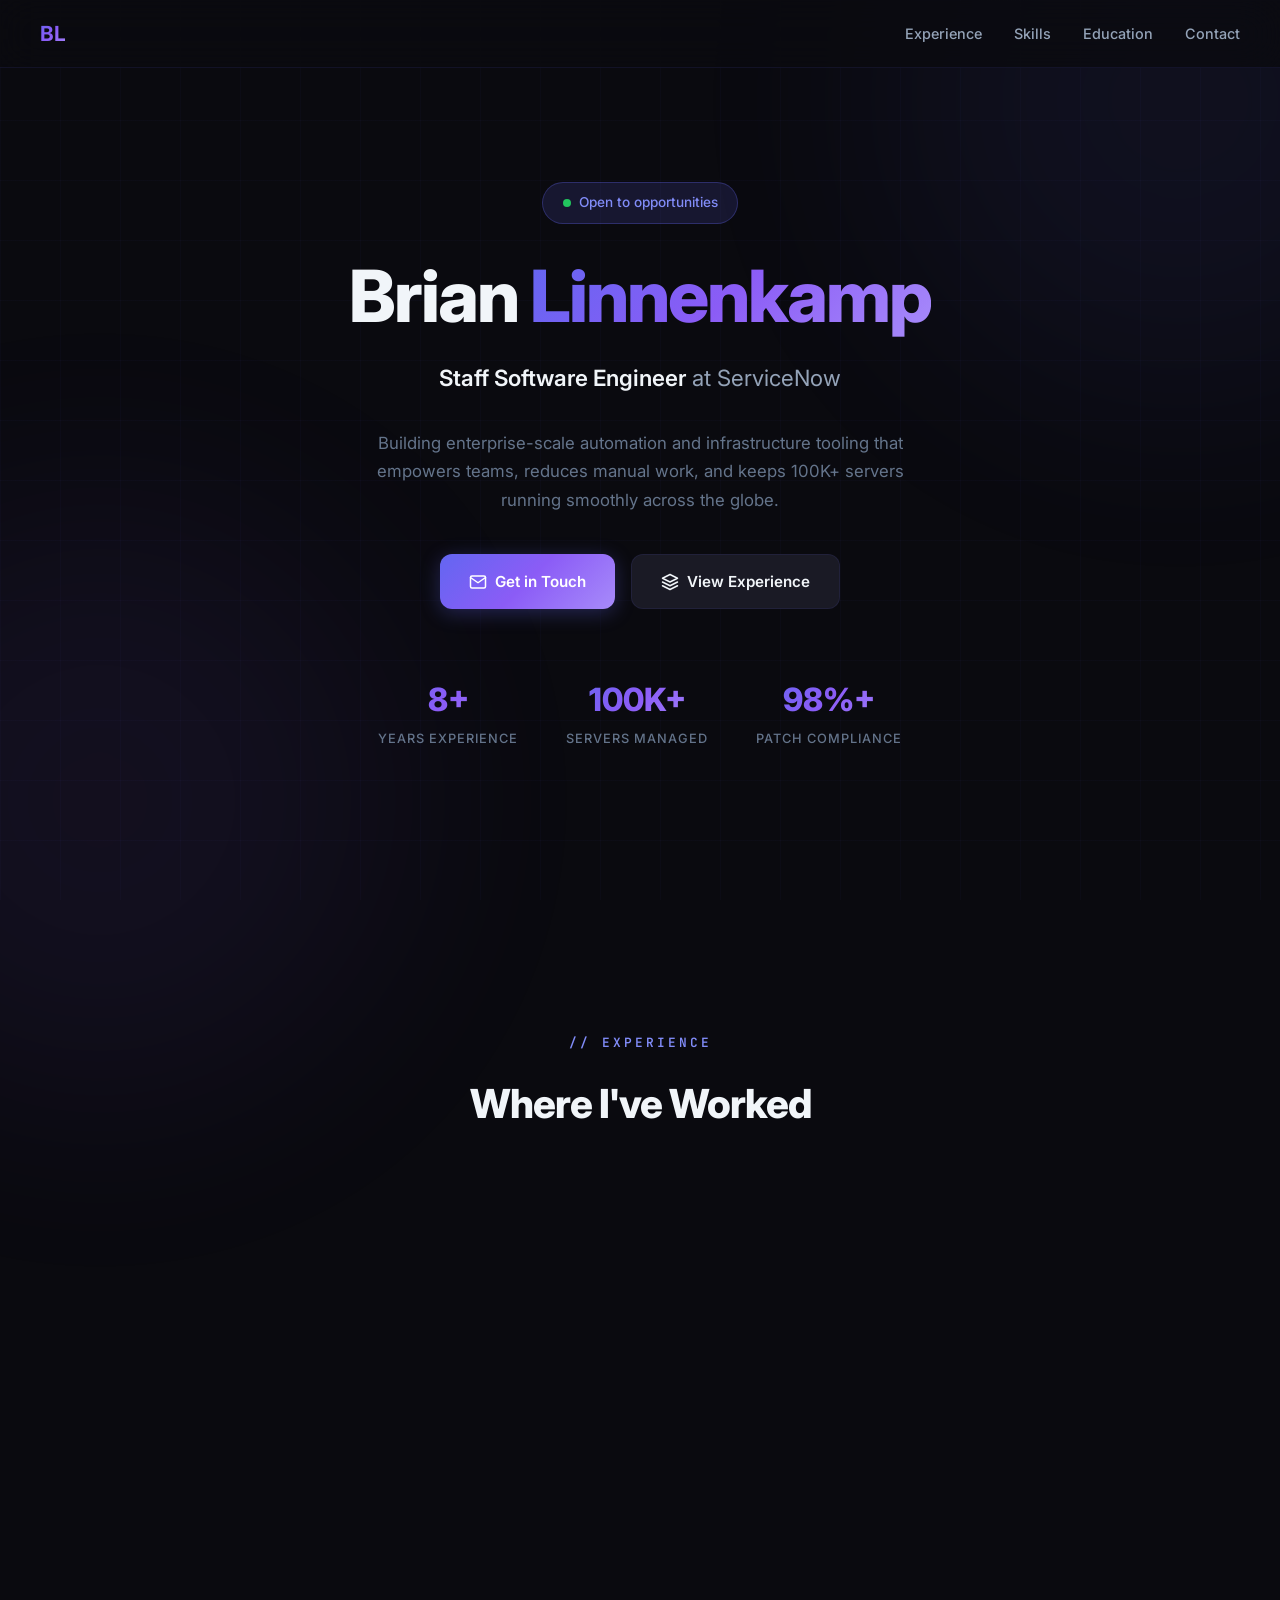
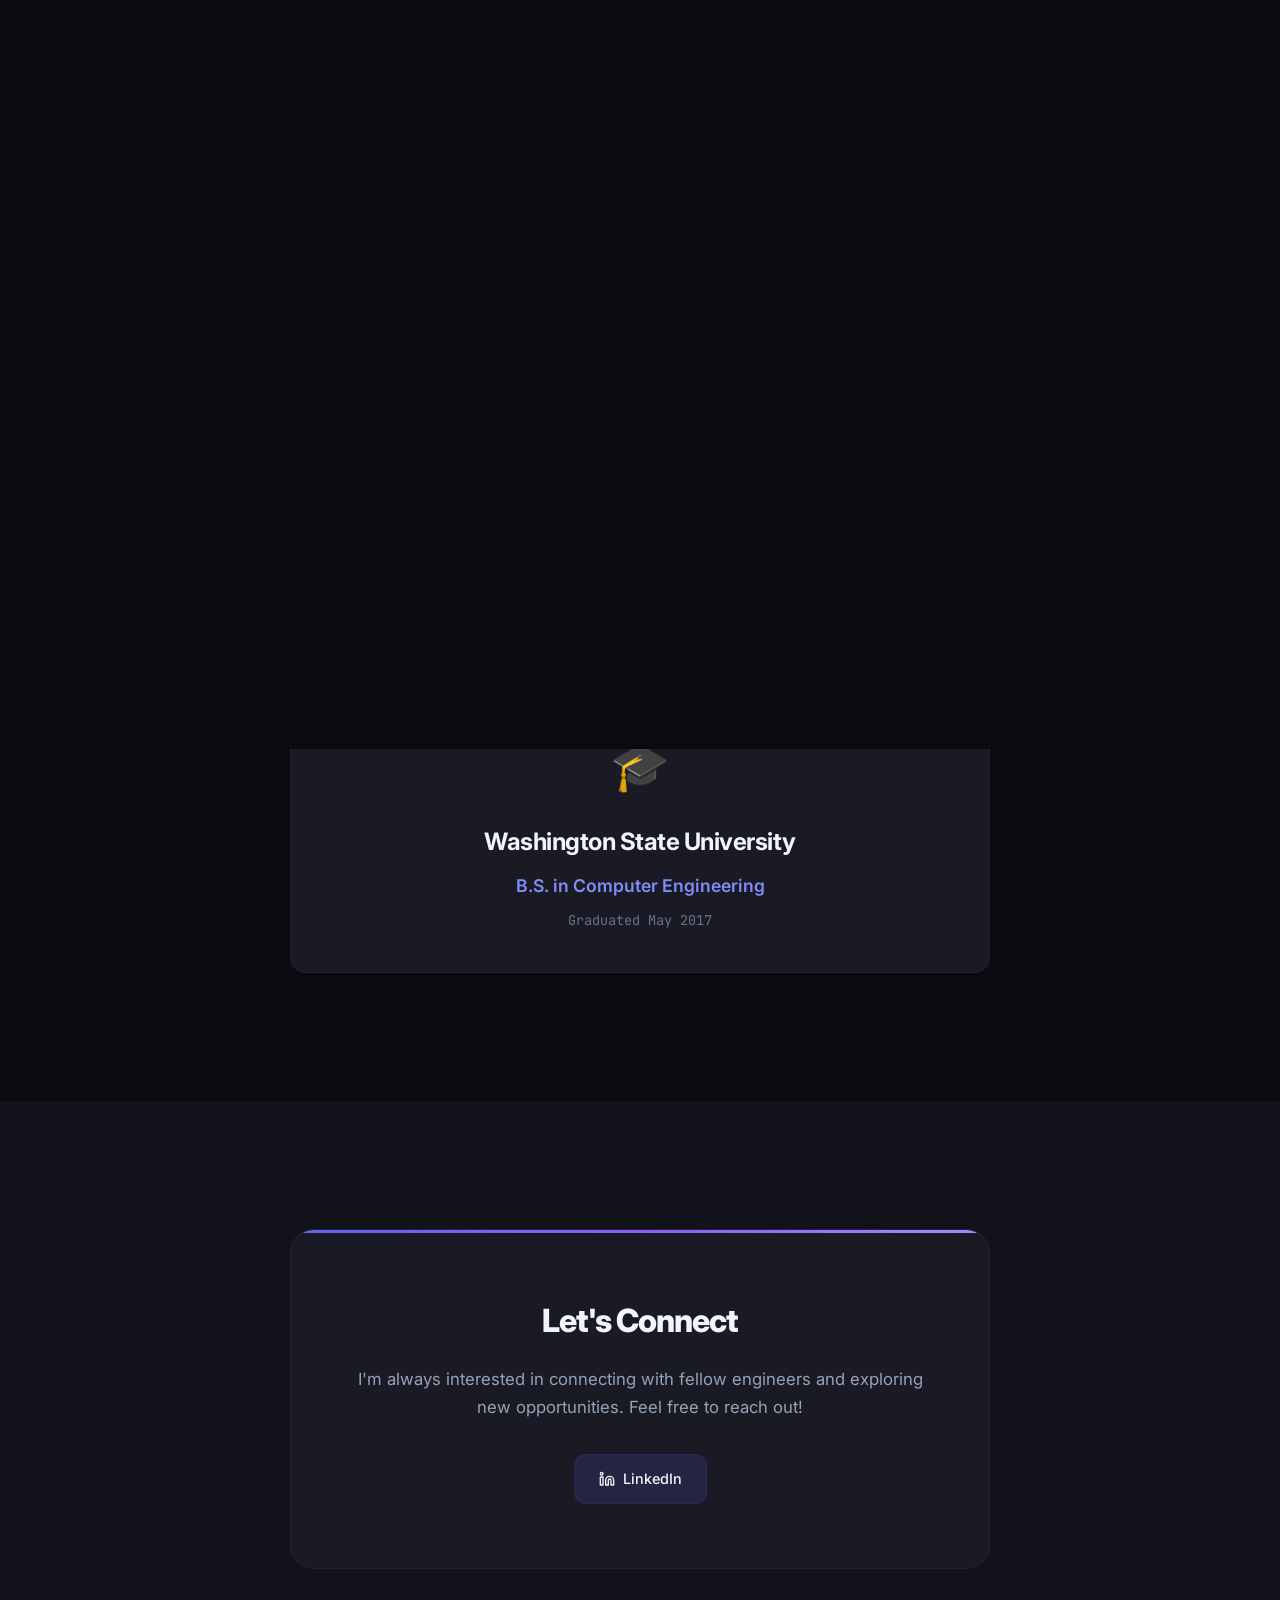
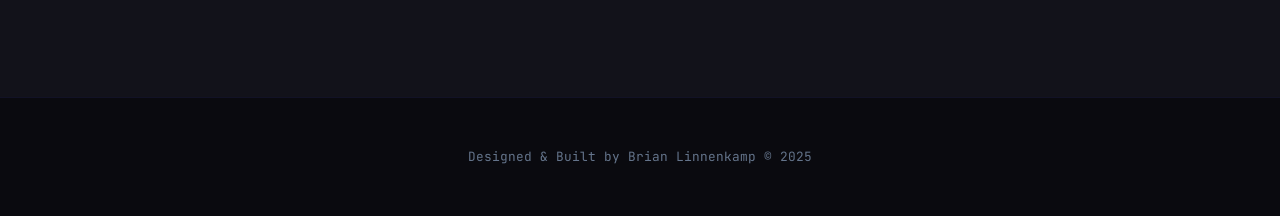
<file: index.html>
<!DOCTYPE html>
<html lang="en">
<head>
    <meta charset="UTF-8">
    <meta name="viewport" content="width=device-width, initial-scale=1.0">
    <title>Brian Linnenkamp | Staff Software Engineer</title>
    <link rel="preconnect" href="https://fonts.googleapis.com">
    <link rel="preconnect" href="https://fonts.gstatic.com" crossorigin>
    <link href="https://fonts.googleapis.com/css2?family=Inter:wght@300;400;500;600;700;800&family=JetBrains+Mono:wght@400;500&display=swap" rel="stylesheet">
    <style>
        /* ===== CSS RESET & BASE ===== */
        *, *::before, *::after {
            margin: 0;
            padding: 0;
            box-sizing: border-box;
        }

        :root {
            --bg-primary: #0a0a0f;
            --bg-secondary: #12121a;
            --bg-card: #1a1a25;
            --bg-card-hover: #22222f;
            --accent-primary: #6366f1;
            --accent-secondary: #818cf8;
            --accent-glow: rgba(99, 102, 241, 0.15);
            --accent-glow-strong: rgba(99, 102, 241, 0.3);
            --text-primary: #f1f5f9;
            --text-secondary: #94a3b8;
            --text-muted: #64748b;
            --border-color: rgba(99, 102, 241, 0.1);
            --border-hover: rgba(99, 102, 241, 0.3);
            --gradient-1: linear-gradient(135deg, #6366f1, #8b5cf6, #a78bfa);
            --gradient-2: linear-gradient(135deg, #6366f1 0%, #818cf8 50%, #a5b4fc 100%);
            --shadow-card: 0 4px 24px rgba(0, 0, 0, 0.3);
            --shadow-glow: 0 0 40px rgba(99, 102, 241, 0.15);
        }

        html {
            scroll-behavior: smooth;
            font-size: 16px;
        }

        body {
            font-family: 'Inter', -apple-system, BlinkMacSystemFont, sans-serif;
            background-color: var(--bg-primary);
            color: var(--text-primary);
            line-height: 1.7;
            overflow-x: hidden;
        }

        /* ===== BACKGROUND EFFECTS ===== */
        .bg-grid {
            position: fixed;
            top: 0;
            left: 0;
            width: 100%;
            height: 100%;
            background-image:
                linear-gradient(rgba(99, 102, 241, 0.03) 1px, transparent 1px),
                linear-gradient(90deg, rgba(99, 102, 241, 0.03) 1px, transparent 1px);
            background-size: 60px 60px;
            pointer-events: none;
            z-index: 0;
        }

        .bg-glow {
            position: fixed;
            width: 600px;
            height: 600px;
            border-radius: 50%;
            filter: blur(120px);
            opacity: 0.07;
            pointer-events: none;
            z-index: 0;
        }

        .bg-glow-1 {
            top: -200px;
            right: -200px;
            background: #6366f1;
        }

        .bg-glow-2 {
            bottom: -200px;
            left: -200px;
            background: #8b5cf6;
        }

        /* ===== NAVIGATION ===== */
        nav {
            position: fixed;
            top: 0;
            width: 100%;
            z-index: 1000;
            padding: 1rem 2rem;
            transition: all 0.3s ease;
            backdrop-filter: blur(20px);
            background: rgba(10, 10, 15, 0.8);
            border-bottom: 1px solid var(--border-color);
        }

        nav.scrolled {
            padding: 0.7rem 2rem;
            background: rgba(10, 10, 15, 0.95);
        }

        .nav-container {
            max-width: 1200px;
            margin: 0 auto;
            display: flex;
            justify-content: space-between;
            align-items: center;
        }

        .nav-logo {
            font-size: 1.3rem;
            font-weight: 700;
            background: var(--gradient-1);
            -webkit-background-clip: text;
            -webkit-text-fill-color: transparent;
            background-clip: text;
            letter-spacing: -0.5px;
        }

        .nav-links {
            display: flex;
            gap: 2rem;
            list-style: none;
        }

        .nav-links a {
            color: var(--text-secondary);
            text-decoration: none;
            font-size: 0.9rem;
            font-weight: 500;
            transition: color 0.3s ease;
            position: relative;
        }

        .nav-links a::after {
            content: '';
            position: absolute;
            bottom: -4px;
            left: 0;
            width: 0;
            height: 2px;
            background: var(--gradient-1);
            transition: width 0.3s ease;
            border-radius: 1px;
        }

        .nav-links a:hover {
            color: var(--text-primary);
        }

        .nav-links a:hover::after {
            width: 100%;
        }

        .mobile-toggle {
            display: none;
            flex-direction: column;
            gap: 5px;
            cursor: pointer;
            background: none;
            border: none;
            padding: 5px;
        }

        .mobile-toggle span {
            width: 25px;
            height: 2px;
            background: var(--text-primary);
            transition: all 0.3s ease;
            border-radius: 2px;
        }

        /* ===== SECTIONS ===== */
        section {
            position: relative;
            z-index: 1;
        }

        .container {
            max-width: 1100px;
            margin: 0 auto;
            padding: 0 2rem;
        }

        .section-header {
            text-align: center;
            margin-bottom: 4rem;
        }

        .section-label {
            display: inline-block;
            font-size: 0.8rem;
            font-weight: 600;
            text-transform: uppercase;
            letter-spacing: 3px;
            color: var(--accent-secondary);
            margin-bottom: 1rem;
            font-family: 'JetBrains Mono', monospace;
        }

        .section-title {
            font-size: 2.5rem;
            font-weight: 800;
            letter-spacing: -1px;
            margin-bottom: 1rem;
        }

        .section-subtitle {
            color: var(--text-secondary);
            font-size: 1.1rem;
            max-width: 600px;
            margin: 0 auto;
        }

        /* ===== HERO SECTION ===== */
        .hero {
            min-height: 100vh;
            display: flex;
            align-items: center;
            justify-content: center;
            text-align: center;
            padding: 6rem 2rem 4rem;
            position: relative;
        }

        .hero-content {
            max-width: 800px;
        }

        .hero-badge {
            display: inline-flex;
            align-items: center;
            gap: 0.5rem;
            padding: 0.5rem 1.2rem;
            background: var(--accent-glow);
            border: 1px solid var(--border-hover);
            border-radius: 50px;
            font-size: 0.85rem;
            font-weight: 500;
            color: var(--accent-secondary);
            margin-bottom: 2rem;
            animation: fadeInUp 0.6s ease;
        }

        .hero-badge .dot {
            width: 8px;
            height: 8px;
            background: #22c55e;
            border-radius: 50%;
            animation: pulse 2s infinite;
        }

        @keyframes pulse {
            0%, 100% { opacity: 1; transform: scale(1); }
            50% { opacity: 0.5; transform: scale(1.2); }
        }

        .hero-name {
            font-size: clamp(2.5rem, 6vw, 4.5rem);
            font-weight: 800;
            letter-spacing: -2px;
            line-height: 1.1;
            margin-bottom: 1.5rem;
            animation: fadeInUp 0.6s ease 0.1s both;
        }

        .hero-name .gradient-text {
            background: var(--gradient-1);
            -webkit-background-clip: text;
            -webkit-text-fill-color: transparent;
            background-clip: text;
        }

        .hero-title {
            font-size: clamp(1.1rem, 2.5vw, 1.4rem);
            color: var(--text-secondary);
            font-weight: 400;
            margin-bottom: 2rem;
            animation: fadeInUp 0.6s ease 0.2s both;
        }

        .hero-title strong {
            color: var(--text-primary);
            font-weight: 600;
        }

        .hero-description {
            font-size: 1.05rem;
            color: var(--text-muted);
            max-width: 580px;
            margin: 0 auto 2.5rem;
            animation: fadeInUp 0.6s ease 0.3s both;
        }

        .hero-buttons {
            display: flex;
            gap: 1rem;
            justify-content: center;
            flex-wrap: wrap;
            animation: fadeInUp 0.6s ease 0.4s both;
        }

        .btn {
            display: inline-flex;
            align-items: center;
            gap: 0.5rem;
            padding: 0.85rem 1.8rem;
            border-radius: 12px;
            font-size: 0.95rem;
            font-weight: 600;
            text-decoration: none;
            transition: all 0.3s ease;
            cursor: pointer;
            border: none;
        }

        .btn-primary {
            background: var(--gradient-1);
            color: white;
            box-shadow: 0 4px 20px rgba(99, 102, 241, 0.3);
        }

        .btn-primary:hover {
            transform: translateY(-2px);
            box-shadow: 0 8px 30px rgba(99, 102, 241, 0.4);
        }

        .btn-secondary {
            background: var(--bg-card);
            color: var(--text-primary);
            border: 1px solid var(--border-color);
        }

        .btn-secondary:hover {
            background: var(--bg-card-hover);
            border-color: var(--border-hover);
            transform: translateY(-2px);
        }

        .hero-stats {
            display: flex;
            justify-content: center;
            gap: 3rem;
            margin-top: 4rem;
            animation: fadeInUp 0.6s ease 0.5s both;
        }

        .stat {
            text-align: center;
        }

        .stat-number {
            font-size: 2rem;
            font-weight: 800;
            background: var(--gradient-1);
            -webkit-background-clip: text;
            -webkit-text-fill-color: transparent;
            background-clip: text;
        }

        .stat-label {
            font-size: 0.8rem;
            color: var(--text-muted);
            text-transform: uppercase;
            letter-spacing: 1px;
            font-weight: 500;
        }

        @keyframes fadeInUp {
            from {
                opacity: 0;
                transform: translateY(30px);
            }
            to {
                opacity: 1;
                transform: translateY(0);
            }
        }

        /* ===== EXPERIENCE SECTION ===== */
        .experience {
            padding: 8rem 0;
        }

        .timeline {
            position: relative;
            padding-left: 3rem;
        }

        .timeline::before {
            content: '';
            position: absolute;
            left: 0;
            top: 0;
            bottom: 0;
            width: 2px;
            background: linear-gradient(to bottom, var(--accent-primary), transparent);
        }

        .timeline-item {
            position: relative;
            margin-bottom: 3rem;
            opacity: 0;
            transform: translateX(-20px);
            transition: all 0.6s ease;
        }

        .timeline-item.visible {
            opacity: 1;
            transform: translateX(0);
        }

        .timeline-item::before {
            content: '';
            position: absolute;
            left: -3rem;
            top: 0.5rem;
            width: 12px;
            height: 12px;
            border-radius: 50%;
            background: var(--accent-primary);
            transform: translateX(-5px);
            box-shadow: 0 0 20px rgba(99, 102, 241, 0.4);
        }

        .timeline-item::after {
            content: '';
            position: absolute;
            left: -3.45rem;
            top: 0.5rem;
            width: 20px;
            height: 20px;
            border-radius: 50%;
            border: 2px solid var(--border-hover);
            transform: translateX(-5px);
        }

        .timeline-card {
            background: var(--bg-card);
            border: 1px solid var(--border-color);
            border-radius: 16px;
            padding: 2rem;
            transition: all 0.3s ease;
        }

        .timeline-card:hover {
            background: var(--bg-card-hover);
            border-color: var(--border-hover);
            box-shadow: var(--shadow-glow);
            transform: translateY(-2px);
        }

        .timeline-header {
            display: flex;
            justify-content: space-between;
            align-items: flex-start;
            margin-bottom: 1rem;
            flex-wrap: wrap;
            gap: 0.5rem;
        }

        .timeline-company {
            font-size: 1.4rem;
            font-weight: 700;
            letter-spacing: -0.5px;
        }

        .timeline-period {
            font-family: 'JetBrains Mono', monospace;
            font-size: 0.8rem;
            color: var(--accent-secondary);
            background: var(--accent-glow);
            padding: 0.3rem 0.8rem;
            border-radius: 6px;
            white-space: nowrap;
        }

        .timeline-role {
            font-size: 1.05rem;
            font-weight: 600;
            color: var(--accent-secondary);
            margin-bottom: 1rem;
        }

        .timeline-highlights {
            list-style: none;
        }

        .timeline-highlights li {
            position: relative;
            padding-left: 1.5rem;
            margin-bottom: 0.6rem;
            color: var(--text-secondary);
            font-size: 0.95rem;
            line-height: 1.6;
        }

        .timeline-highlights li::before {
            content: '▹';
            position: absolute;
            left: 0;
            color: var(--accent-primary);
            font-weight: bold;
        }

        /* ===== SKILLS SECTION ===== */
        .skills {
            padding: 8rem 0;
            background: var(--bg-secondary);
        }

        .skills-grid {
            display: grid;
            grid-template-columns: repeat(auto-fit, minmax(300px, 1fr));
            gap: 2rem;
        }

        .skill-category {
            background: var(--bg-card);
            border: 1px solid var(--border-color);
            border-radius: 16px;
            padding: 2rem;
            transition: all 0.3s ease;
            opacity: 0;
            transform: translateY(20px);
        }

        .skill-category.visible {
            opacity: 1;
            transform: translateY(0);
        }

        .skill-category:hover {
            border-color: var(--border-hover);
            box-shadow: var(--shadow-glow);
            transform: translateY(-4px);
        }

        .skill-category-icon {
            width: 48px;
            height: 48px;
            border-radius: 12px;
            background: var(--accent-glow);
            display: flex;
            align-items: center;
            justify-content: center;
            font-size: 1.4rem;
            margin-bottom: 1.2rem;
        }

        .skill-category-title {
            font-size: 1.1rem;
            font-weight: 700;
            margin-bottom: 1rem;
            letter-spacing: -0.3px;
        }

        .skill-tags {
            display: flex;
            flex-wrap: wrap;
            gap: 0.5rem;
        }

        .skill-tag {
            font-family: 'JetBrains Mono', monospace;
            font-size: 0.8rem;
            padding: 0.4rem 0.8rem;
            background: var(--accent-glow);
            border: 1px solid var(--border-color);
            border-radius: 8px;
            color: var(--text-secondary);
            transition: all 0.3s ease;
        }

        .skill-tag:hover {
            background: var(--accent-glow-strong);
            border-color: var(--border-hover);
            color: var(--text-primary);
        }

        /* ===== EDUCATION SECTION ===== */
        .education {
            padding: 8rem 0;
        }

        .education-card {
            max-width: 700px;
            margin: 0 auto;
            background: var(--bg-card);
            border: 1px solid var(--border-color);
            border-radius: 16px;
            padding: 2.5rem;
            text-align: center;
            transition: all 0.3s ease;
        }

        .education-card:hover {
            border-color: var(--border-hover);
            box-shadow: var(--shadow-glow);
        }

        .education-icon {
            font-size: 3rem;
            margin-bottom: 1rem;
        }

        .education-school {
            font-size: 1.5rem;
            font-weight: 700;
            margin-bottom: 0.5rem;
            letter-spacing: -0.5px;
        }

        .education-degree {
            font-size: 1.1rem;
            color: var(--accent-secondary);
            font-weight: 600;
            margin-bottom: 0.5rem;
        }

        .education-date {
            font-family: 'JetBrains Mono', monospace;
            font-size: 0.85rem;
            color: var(--text-muted);
        }

        /* ===== CONTACT / CTA SECTION ===== */
        .contact {
            padding: 8rem 0;
            background: var(--bg-secondary);
        }

        .contact-card {
            max-width: 700px;
            margin: 0 auto;
            text-align: center;
            background: var(--bg-card);
            border: 1px solid var(--border-color);
            border-radius: 24px;
            padding: 4rem 3rem;
            position: relative;
            overflow: hidden;
        }

        .contact-card::before {
            content: '';
            position: absolute;
            top: 0;
            left: 0;
            right: 0;
            height: 3px;
            background: var(--gradient-1);
        }

        .contact-title {
            font-size: 2rem;
            font-weight: 800;
            margin-bottom: 1rem;
            letter-spacing: -1px;
        }

        .contact-description {
            color: var(--text-secondary);
            margin-bottom: 2rem;
            font-size: 1.05rem;
        }

        .contact-links {
            display: flex;
            justify-content: center;
            gap: 1rem;
            flex-wrap: wrap;
        }

        .contact-link {
            display: inline-flex;
            align-items: center;
            gap: 0.5rem;
            padding: 0.75rem 1.5rem;
            background: var(--accent-glow);
            border: 1px solid var(--border-color);
            border-radius: 12px;
            color: var(--text-primary);
            text-decoration: none;
            font-weight: 500;
            font-size: 0.9rem;
            transition: all 0.3s ease;
        }

        .contact-link:hover {
            background: var(--accent-glow-strong);
            border-color: var(--border-hover);
            transform: translateY(-2px);
        }

        /* ===== FOOTER ===== */
        footer {
            text-align: center;
            padding: 3rem 2rem;
            border-top: 1px solid var(--border-color);
            color: var(--text-muted);
            font-size: 0.85rem;
            position: relative;
            z-index: 1;
        }

        footer .footer-text {
            font-family: 'JetBrains Mono', monospace;
            font-size: 0.8rem;
        }

        /* ===== RESPONSIVE ===== */
        @media (max-width: 768px) {
            .nav-links {
                display: none;
                position: absolute;
                top: 100%;
                left: 0;
                right: 0;
                flex-direction: column;
                background: rgba(10, 10, 15, 0.98);
                padding: 1.5rem 2rem;
                gap: 1rem;
                border-bottom: 1px solid var(--border-color);
            }

            .nav-links.active {
                display: flex;
            }

            .mobile-toggle {
                display: flex;
            }

            .hero-stats {
                gap: 2rem;
            }

            .timeline {
                padding-left: 2rem;
            }

            .timeline-item::before {
                left: -2rem;
            }

            .timeline-item::after {
                left: -2.45rem;
            }

            .timeline-header {
                flex-direction: column;
            }

            .contact-card {
                padding: 3rem 1.5rem;
            }

            .skills-grid {
                grid-template-columns: 1fr;
            }
        }

        /* ===== SCROLL ANIMATIONS ===== */
        .fade-in {
            opacity: 0;
            transform: translateY(30px);
            transition: all 0.6s ease;
        }

        .fade-in.visible {
            opacity: 1;
            transform: translateY(0);
        }
    </style>
</head>
<body>
    <!-- Background Effects -->
    <div class="bg-grid"></div>
    <div class="bg-glow bg-glow-1"></div>
    <div class="bg-glow bg-glow-2"></div>

    <!-- Navigation -->
    <nav id="navbar">
        <div class="nav-container">
            <div class="nav-logo">BL</div>
            <ul class="nav-links" id="navLinks">
                <li><a href="#experience">Experience</a></li>
                <li><a href="#skills">Skills</a></li>
                <li><a href="#education">Education</a></li>
                <li><a href="#contact">Contact</a></li>
            </ul>
            <button class="mobile-toggle" id="mobileToggle" aria-label="Toggle menu">
                <span></span>
                <span></span>
                <span></span>
            </button>
        </div>
    </nav>

    <!-- Hero Section -->
    <section class="hero">
        <div class="hero-content">
            <div class="hero-badge">
                <span class="dot"></span>
                Open to opportunities
            </div>
            <h1 class="hero-name">
                Brian <span class="gradient-text">Linnenkamp</span>
            </h1>
            <p class="hero-title">
                <strong>Staff Software Engineer</strong> at ServiceNow
            </p>
            <p class="hero-description">
                Building enterprise-scale automation and infrastructure tooling that empowers teams, reduces manual work, and keeps 100K+ servers running smoothly across the globe.
            </p>
            <div class="hero-buttons">
                <a href="#contact" class="btn btn-primary">
                    <svg width="18" height="18" viewBox="0 0 24 24" fill="none" stroke="currentColor" stroke-width="2" stroke-linecap="round" stroke-linejoin="round"><path d="M4 4h16c1.1 0 2 .9 2 2v12c0 1.1-.9 2-2 2H4c-1.1 0-2-.9-2-2V6c0-1.1.9-2 2-2z"/><polyline points="22,6 12,13 2,6"/></svg>
                    Get in Touch
                </a>
                <a href="#experience" class="btn btn-secondary">
                    <svg width="18" height="18" viewBox="0 0 24 24" fill="none" stroke="currentColor" stroke-width="2" stroke-linecap="round" stroke-linejoin="round"><path d="M12 2L2 7l10 5 10-5-10-5z"/><path d="M2 17l10 5 10-5"/><path d="M2 12l10 5 10-5"/></svg>
                    View Experience
                </a>
            </div>
            <div class="hero-stats">
                <div class="stat">
                    <div class="stat-number">8+</div>
                    <div class="stat-label">Years Experience</div>
                </div>
                <div class="stat">
                    <div class="stat-number">100K+</div>
                    <div class="stat-label">Servers Managed</div>
                </div>
                <div class="stat">
                    <div class="stat-number">98%+</div>
                    <div class="stat-label">Patch Compliance</div>
                </div>
            </div>
        </div>
    </section>

    <!-- Experience Section -->
    <section class="experience" id="experience">
        <div class="container">
            <div class="section-header fade-in">
                <div class="section-label">// Experience</div>
                <h2 class="section-title">Where I've Worked</h2>
                <p class="section-subtitle">A track record of building impactful enterprise solutions and leading engineering initiatives.</p>
            </div>

            <div class="timeline">
                <!-- Staff Software Engineer -->
                <div class="timeline-item">
                    <div class="timeline-card">
                        <div class="timeline-header">
                            <div class="timeline-company">ServiceNow</div>
                            <div class="timeline-period">Mar 2026 – Present</div>
                        </div>
                        <div class="timeline-role">Staff Software Engineer</div>
                        <ul class="timeline-highlights">
                            <li>Created new onboarding automation and walkthrough GUI for infrastructure service owners to quickly integrate and reduce manual updating steps on unique infrastructure servers</li>
                            <li>Led initiatives to help reduce bloat in vulnerability management space and enable service owners to handle vulnerability tickets related to servers with outdated packages, reducing risk and manual intervention steps</li>
                        </ul>
                    </div>
                </div>

                <!-- Senior Software Engineer -->
                <div class="timeline-item">
                    <div class="timeline-card">
                        <div class="timeline-header">
                            <div class="timeline-company">ServiceNow</div>
                            <div class="timeline-period">Mar 2019 – Mar 2026</div>
                        </div>
                        <div class="timeline-role">Senior Software Engineer</div>
                        <ul class="timeline-highlights">
                            <li>Assumed ownership of enterprise-level patching automation suite used to meet 98%+ patching cycle target monthly across 100K+ global servers</li>
                            <li>Led design and implementation for Kagami/Monet Database patching support, testing and deploying new RPMs to all App/DB servers</li>
                            <li>Improved detection for scheduling violations and invalid patching schedules due to conflicting FedRAMP and Production rules</li>
                            <li>Designed and implemented internal tool to automatically track in-service dates for all hardware infrastructure, monitoring quarterly spending on datacenter procurements</li>
                            <li>Created request automation for new datacenter deployments to add sites to internal database schema and connect all related hardware records</li>
                            <li>Designed lifecycle and migration management tool for capacity teams to manage rack lifecycles, decommissions, and customer instance moves remotely</li>
                            <li>Led team code review committee, establishing team design and code practices</li>
                            <li>Mentored ServiceNow interns — all accepted return offers when offered, citing a great experience</li>
                        </ul>
                    </div>
                </div>

                <!-- Software Engineer -->
                <div class="timeline-item">
                    <div class="timeline-card">
                        <div class="timeline-header">
                            <div class="timeline-company">ServiceNow</div>
                            <div class="timeline-period">Jul 2017 – Mar 2019</div>
                        </div>
                        <div class="timeline-role">Software Engineer</div>
                        <ul class="timeline-highlights">
                            <li>Designed and implemented firmware updating automation for lifecycle controllers on Dell iDrac hardware infrastructure</li>
                            <li>Redesigned tool for database engineers to update PDUs remotely from the ServiceNow platform</li>
                            <li>Added support for new ticketing types to a long-standing internal API used companywide for managing support tickets</li>
                            <li>Created revamped onboarding program and documentation for new hires on internal developer standards and practices</li>
                        </ul>
                    </div>
                </div>
            </div>
        </div>
    </section>

    <!-- Skills Section -->
    <section class="skills" id="skills">
        <div class="container">
            <div class="section-header fade-in">
                <div class="section-label">// Skills</div>
                <h2 class="section-title">Technical Expertise</h2>
                <p class="section-subtitle">A diverse toolkit built over 8+ years of enterprise engineering.</p>
            </div>

            <div class="skills-grid">
                <div class="skill-category">
                    <div class="skill-category-icon">⚡</div>
                    <div class="skill-category-title">Languages</div>
                    <div class="skill-tags">
                        <span class="skill-tag">JavaScript</span>
                        <span class="skill-tag">TypeScript</span>
                        <span class="skill-tag">Java</span>
                        <span class="skill-tag">Python</span>
                        <span class="skill-tag">SQL</span>
                    </div>
                </div>

                <div class="skill-category">
                    <div class="skill-category-icon">🧩</div>
                    <div class="skill-category-title">Frameworks & Libraries</div>
                    <div class="skill-tags">
                        <span class="skill-tag">Node.js</span>
                        <span class="skill-tag">AngularJS</span>
                        <span class="skill-tag">React</span>
                        <span class="skill-tag">HTML5</span>
                        <span class="skill-tag">CSS</span>
                        <span class="skill-tag">Ajax</span>
                    </div>
                </div>

                <div class="skill-category">
                    <div class="skill-category-icon">🏗️</div>
                    <div class="skill-category-title">Infrastructure & Systems</div>
                    <div class="skill-tags">
                        <span class="skill-tag">Docker</span>
                        <span class="skill-tag">Distributed Systems</span>
                        <span class="skill-tag">Job Schedulers</span>
                        <span class="skill-tag">Git</span>
                        <span class="skill-tag">Infrastructure</span>
                        <span class="skill-tag">Documentation</span>
                    </div>
                </div>
            </div>
        </div>
    </section>

    <!-- Education Section -->
    <section class="education" id="education">
        <div class="container">
            <div class="section-header fade-in">
                <div class="section-label">// Education</div>
                <h2 class="section-title">Academic Background</h2>
            </div>

            <div class="education-card fade-in">
                <div class="education-icon">🎓</div>
                <div class="education-school">Washington State University</div>
                <div class="education-degree">B.S. in Computer Engineering</div>
                <div class="education-date">Graduated May 2017</div>
            </div>
        </div>
    </section>

    <!-- Contact Section -->
    <section class="contact" id="contact">
        <div class="container">
            <div class="contact-card fade-in">
                <h2 class="contact-title">Let's Connect</h2>
                <p class="contact-description">
                    I'm always interested in connecting with fellow engineers and exploring new opportunities. Feel free to reach out!
                </p>
                <div class="contact-links">
                    <a href="https://linkedin.com/in/brian-linnenkamp" target="_blank" class="contact-link">
                        <svg width="16" height="16" viewBox="0 0 24 24" fill="none" stroke="currentColor" stroke-width="2" stroke-linecap="round" stroke-linejoin="round"><path d="M16 8a6 6 0 0 1 6 6v7h-4v-7a2 2 0 0 0-2-2 2 2 0 0 0-2 2v7h-4v-7a6 6 0 0 1 6-6z"/><rect x="2" y="9" width="4" height="12"/><circle cx="4" cy="4" r="2"/></svg>
                        LinkedIn
                    </a>
                </div>
            </div>
        </div>
    </section>

    <!-- Footer -->
    <footer>
        <p class="footer-text">Designed & Built by Brian Linnenkamp &copy; 2025</p>
    </footer>

    <!-- JavaScript -->
    <script>
        // Navbar scroll effect
        const navbar = document.getElementById('navbar');
        window.addEventListener('scroll', () => {
            if (window.scrollY > 50) {
                navbar.classList.add('scrolled');
            } else {
                navbar.classList.remove('scrolled');
            }
        });

        // Mobile menu toggle
        const mobileToggle = document.getElementById('mobileToggle');
        const navLinks = document.getElementById('navLinks');
        mobileToggle.addEventListener('click', () => {
            navLinks.classList.toggle('active');
        });

        // Close mobile menu on link click
        document.querySelectorAll('.nav-links a').forEach(link => {
            link.addEventListener('click', () => {
                navLinks.classList.remove('active');
            });
        });

        // Scroll animations using Intersection Observer
        const observerOptions = {
            threshold: 0.1,
            rootMargin: '0px 0px -50px 0px'
        };

        const observer = new IntersectionObserver((entries) => {
            entries.forEach(entry => {
                if (entry.isIntersecting) {
                    entry.target.classList.add('visible');
                }
            });
        }, observerOptions);

        // Observe all animated elements
        document.querySelectorAll('.fade-in, .timeline-item, .skill-category').forEach(el => {
            observer.observe(el);
        });

        // Smooth scroll for anchor links
        document.querySelectorAll('a[href^="#"]').forEach(anchor => {
            anchor.addEventListener('click', function (e) {
                e.preventDefault();
                const target = document.querySelector(this.getAttribute('href'));
                if (target) {
                    target.scrollIntoView({
                        behavior: 'smooth',
                        block: 'start'
                    });
                }
            });
        });
    </script>
</body>
</html>
</file>
